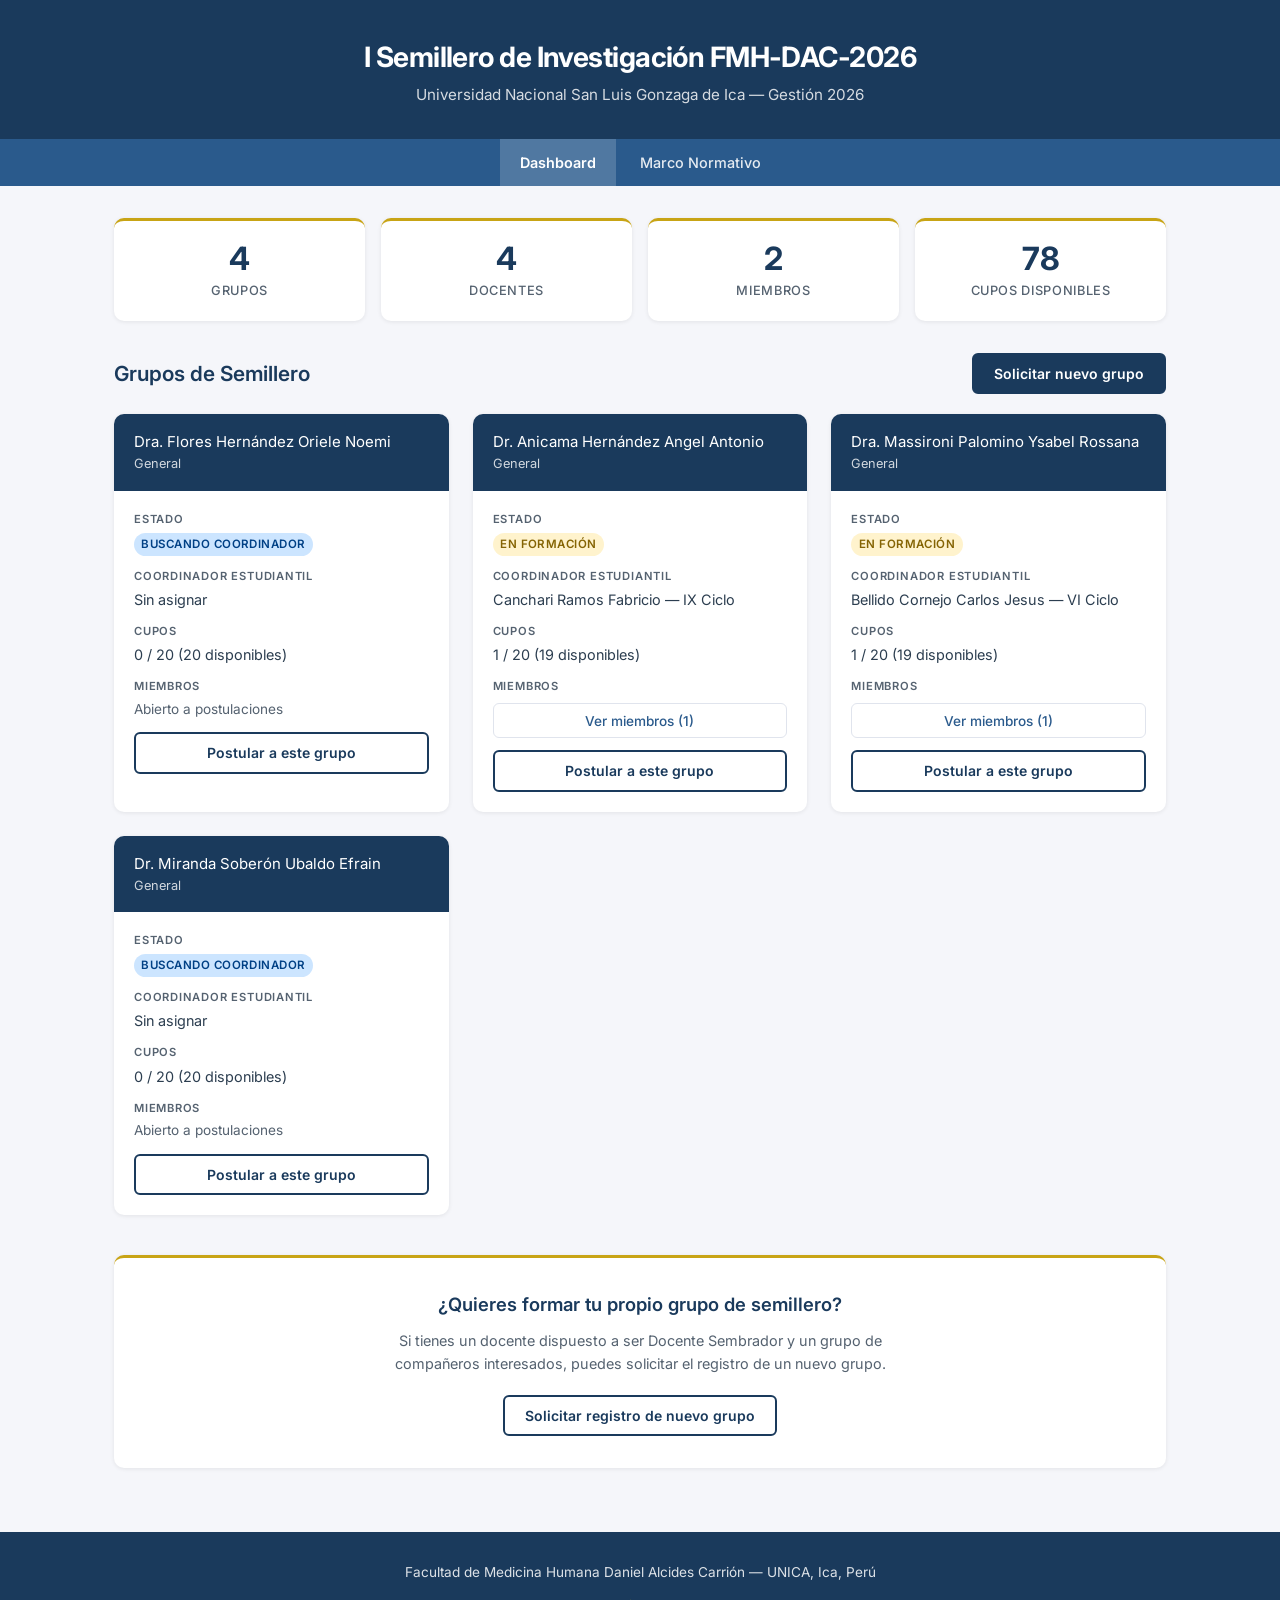
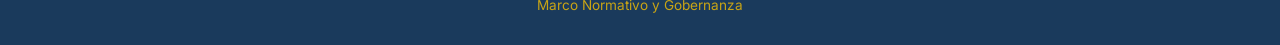
<file: index.html>
<!DOCTYPE html>
<html lang="es">
<head>
    <meta charset="UTF-8">
    <meta name="viewport" content="width=device-width, initial-scale=1.0">
    <title>Semilleros de Investigación — FMH-DAC-2026</title>
    <meta name="description" content="Grupos de semillero de investigación de la Facultad de Medicina Humana DAC, UNICA. Docentes, miembros y postulaciones en tiempo real.">
    <meta name="theme-color" content="#1a3a5c">
    <meta name="robots" content="index, follow">
    <meta name="referrer" content="strict-origin-when-cross-origin">
    <link rel="icon" href="data:image/svg+xml,<svg xmlns='http://www.w3.org/2000/svg' viewBox='0 0 100 100'><text y='.9em' font-size='90'>🔬</text></svg>">
    <link rel="canonical" href="https://claudiomedina17.github.io/semillero-fmh-dac-unica/">
    <meta property="og:type" content="website">
    <meta property="og:title" content="Semilleros de Investigación — FMH-DAC-2026">
    <meta property="og:description" content="Grupos de semillero de investigación de la FMH-DAC, UNICA. Docentes, miembros y postulaciones en tiempo real. Gestión 2026.">
    <meta property="og:url" content="https://claudiomedina17.github.io/semillero-fmh-dac-unica/">
    <meta property="og:locale" content="es_PE">
    <meta property="og:site_name" content="Semilleros FMH-DAC-2026">
    <meta name="twitter:card" content="summary">
    <meta name="twitter:title" content="Semilleros de Investigación — FMH-DAC-2026">
    <meta name="twitter:description" content="Dashboard público de los grupos de semillero. FMH-DAC, UNICA.">
    <link rel="preconnect" href="https://fonts.googleapis.com">
    <link rel="preconnect" href="https://fonts.gstatic.com" crossorigin>
    <link rel="stylesheet" href="https://fonts.googleapis.com/css2?family=Inter:wght@300;400;500;600;700&display=swap">
    <link rel="stylesheet" href="css/style.css">
</head>
<body>

<header class="site-header">
    <h1>I Semillero de Investigación FMH-DAC-2026</h1>
    <p class="subtitle">Universidad Nacional San Luis Gonzaga de Ica — Gestión 2026</p>
</header>

<nav class="site-nav">
    <a href="index.html" class="active">Dashboard</a>
    <a href="normativa.html">Marco Normativo</a>
</nav>

<main class="main">
    <div class="stats-bar" id="stats-bar">
        <div class="stat">
            <div class="number" id="stat-grupos">—</div>
            <div class="label">Grupos</div>
        </div>
        <div class="stat">
            <div class="number" id="stat-docentes">—</div>
            <div class="label">Docentes</div>
        </div>
        <div class="stat">
            <div class="number" id="stat-miembros">—</div>
            <div class="label">Miembros</div>
        </div>
        <div class="stat">
            <div class="number" id="stat-cupos">—</div>
            <div class="label">Cupos disponibles</div>
        </div>
    </div>

    <div class="section-header">
        <h2>Grupos de Semillero</h2>
        <a href="" id="btn-nuevo-grupo" class="btn btn-primary" target="_blank" rel="noopener noreferrer">Solicitar nuevo grupo</a>
    </div>

    <div id="groups-container" class="groups-grid">
        <div class="loading" role="status" aria-label="Cargando grupos de semillero">
            <div class="loading-spinner" aria-hidden="true"></div>
            <p>Cargando grupos...</p>
        </div>
        <noscript>
            <p style="text-align:center; padding:2rem; grid-column:1/-1;">
                Este sitio necesita JavaScript para mostrar los grupos. Por favor, actívalo en tu navegador.
            </p>
        </noscript>
    </div>

    <section class="cta-section">
        <h3>¿Quieres formar tu propio grupo de semillero?</h3>
        <p>Si tienes un docente dispuesto a ser Docente Sembrador y un grupo de compañeros interesados, puedes solicitar el registro de un nuevo grupo.</p>
        <a href="" id="btn-nuevo-grupo-footer" class="btn btn-outline" target="_blank" rel="noopener noreferrer">Solicitar registro de nuevo grupo</a>
    </section>
</main>

<footer class="site-footer">
    <p>Facultad de Medicina Humana Daniel Alcides Carrión — UNICA, Ica, Perú</p>
    <p style="margin-top: 0.5rem;"><a href="normativa.html">Marco Normativo y Gobernanza</a></p>
</footer>

<script src="js/config.js"></script>
<script src="js/csv-parser.js"></script>
<script src="js/app.js"></script>
</body>
</html>
</file>
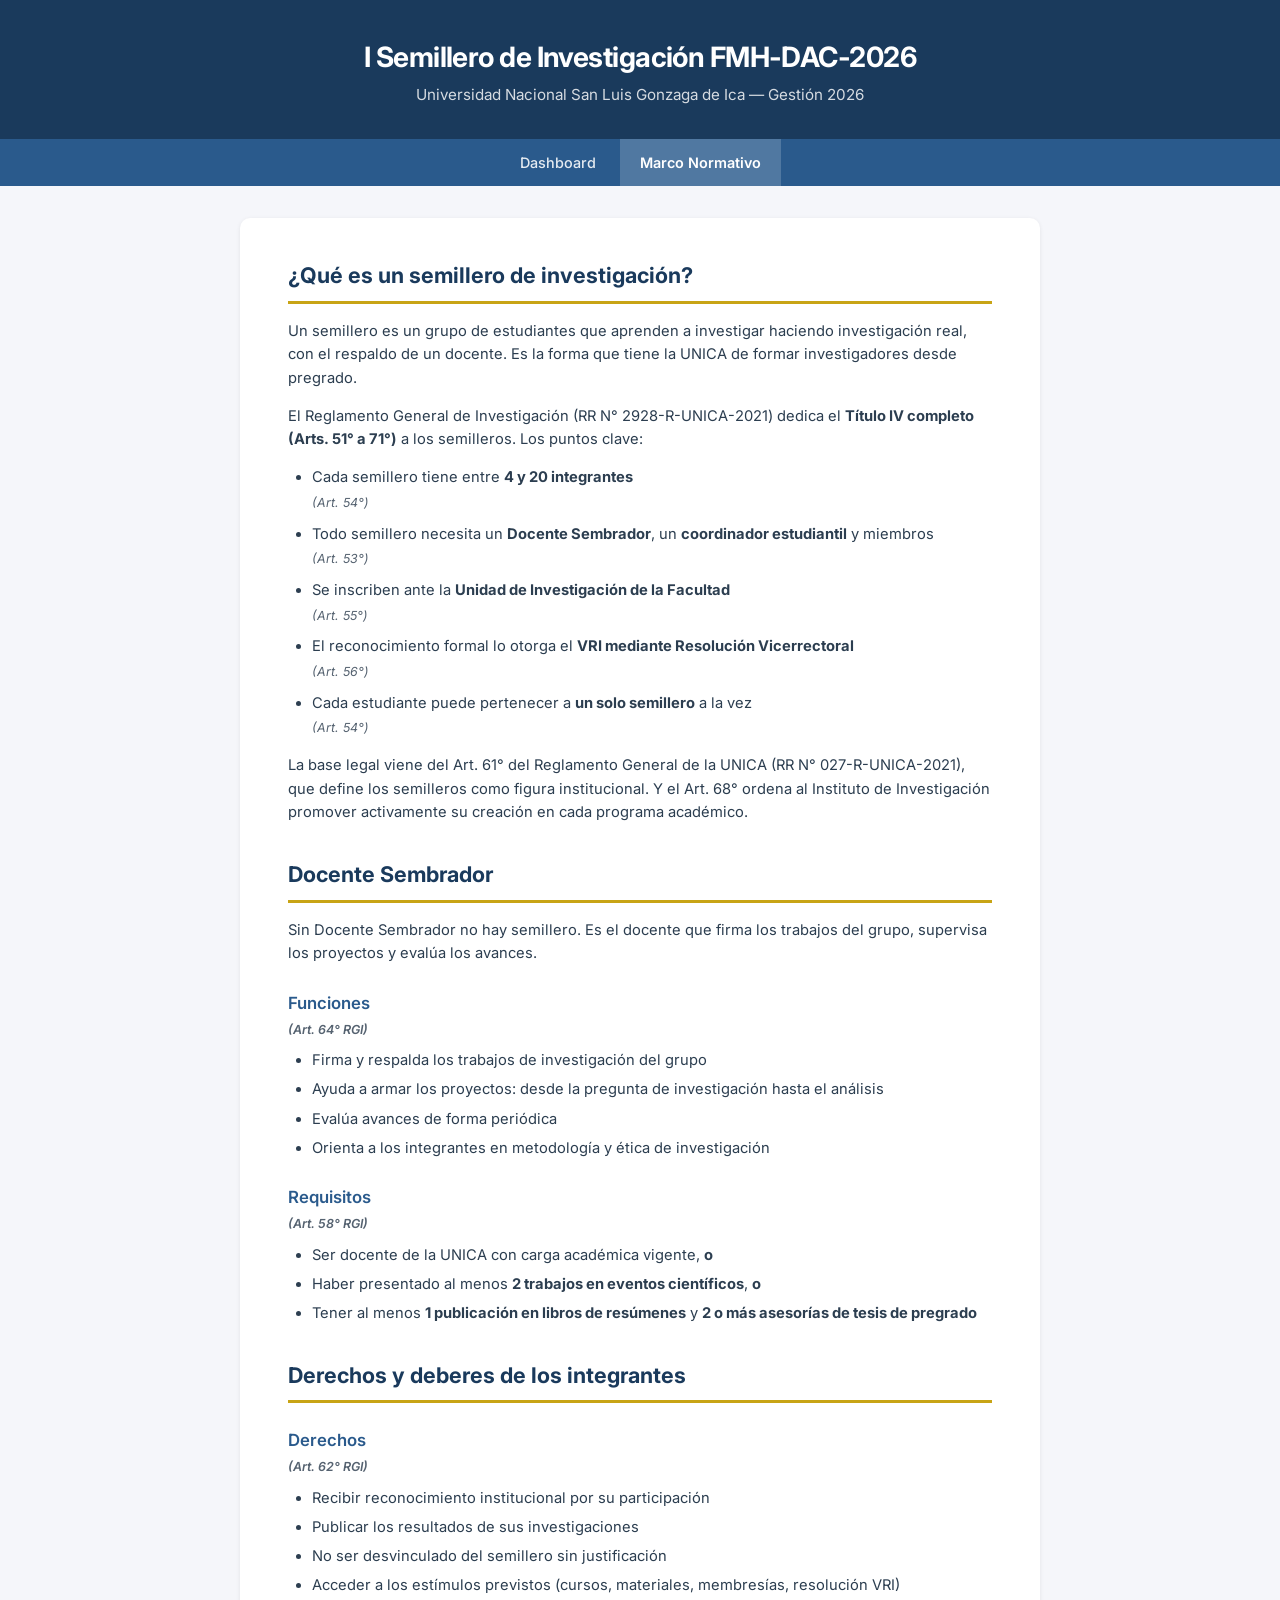
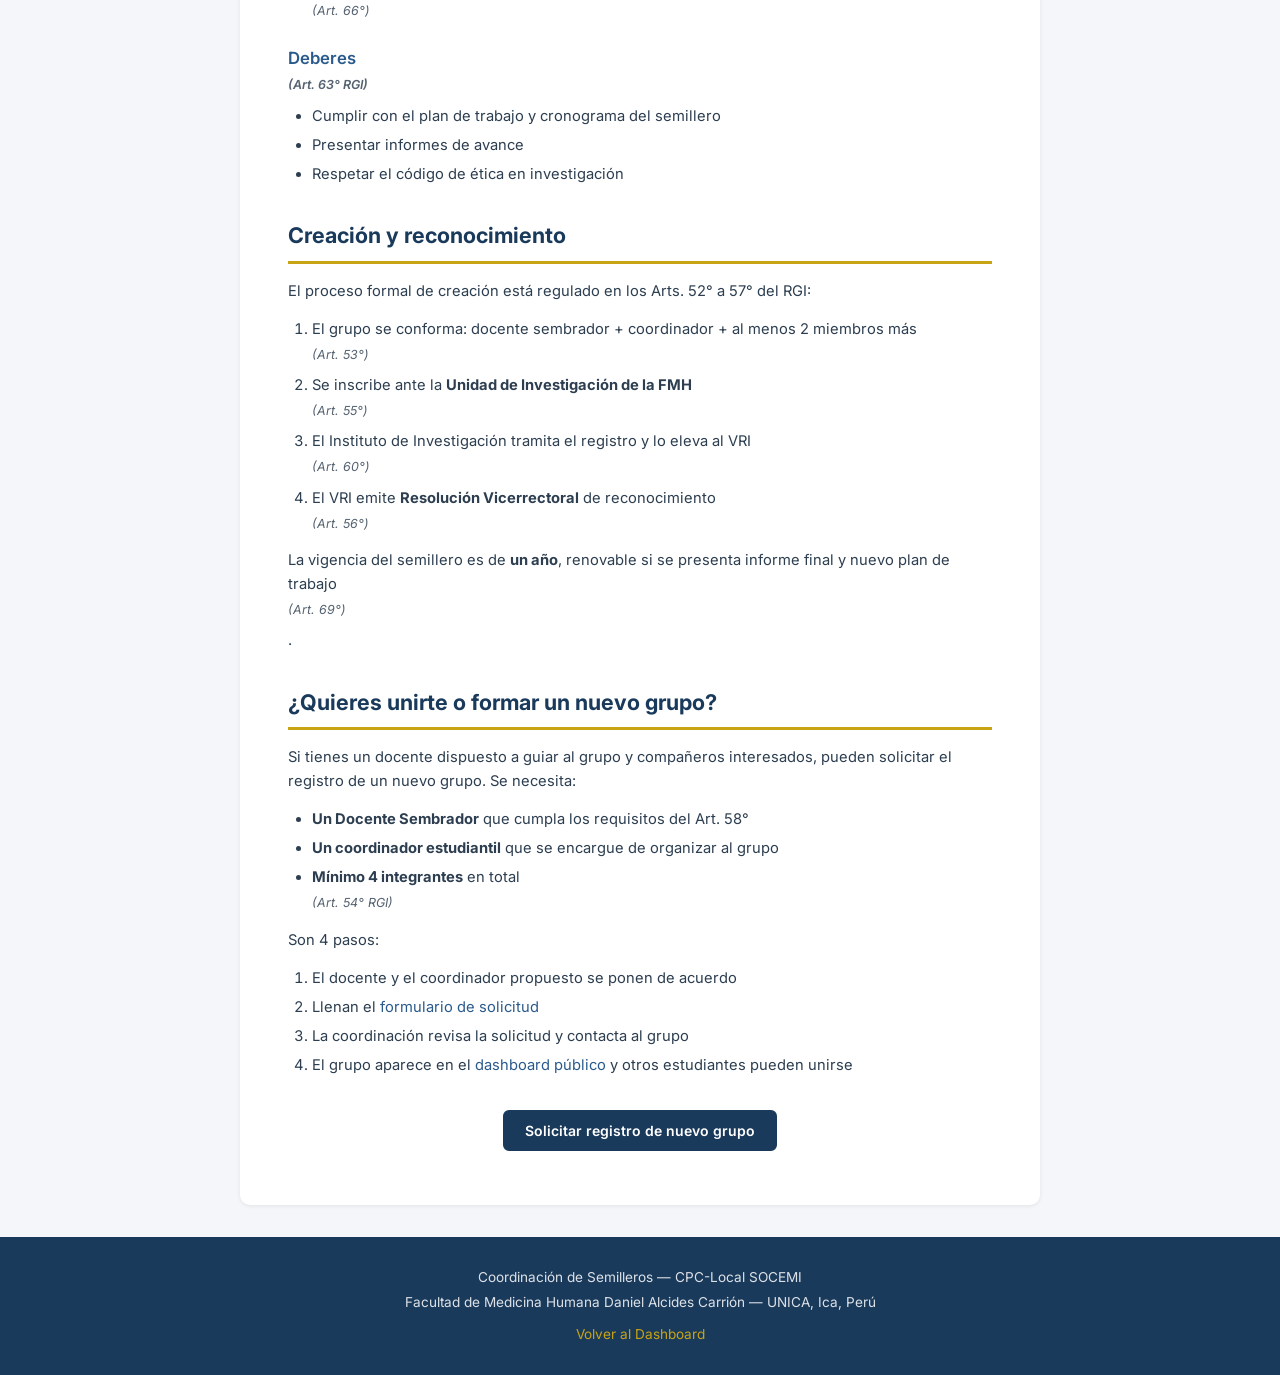
<file: normativa.html>
<!DOCTYPE html>
<html lang="es">
<head>
    <meta charset="UTF-8">
    <meta name="viewport" content="width=device-width, initial-scale=1.0">
    <title>Marco Normativo — Semilleros FMH-DAC-2026</title>
    <meta name="description" content="Marco normativo y gobernanza del semillero de investigación FMH-DAC-2026, UNICA.">
    <meta name="theme-color" content="#1a3a5c">
    <meta name="robots" content="index, follow">
    <link rel="icon" href="data:image/svg+xml,<svg xmlns='http://www.w3.org/2000/svg' viewBox='0 0 100 100'><text y='.9em' font-size='90'>🔬</text></svg>">
    <link rel="canonical" href="https://claudiomedina17.github.io/semillero-fmh-dac-unica/normativa.html">
    <meta property="og:type" content="website">
    <meta property="og:title" content="Marco Normativo — Semilleros FMH-DAC-SOCEMI">
    <meta property="og:description" content="Reglamento, gobernanza y requisitos del I Semillero de Investigación FMH-DAC, UNICA. Gestión 2026.">
    <meta property="og:url" content="https://claudiomedina17.github.io/semillero-fmh-dac-unica/normativa.html">
    <meta property="og:locale" content="es_PE">
    <meta property="og:site_name" content="Semilleros FMH-DAC-SOCEMI">
    <link rel="preconnect" href="https://fonts.googleapis.com">
    <link rel="preconnect" href="https://fonts.gstatic.com" crossorigin>
    <link rel="stylesheet" href="https://fonts.googleapis.com/css2?family=Inter:wght@300;400;500;600;700&display=swap">
    <link rel="stylesheet" href="css/style.css">
</head>
<body>

<header class="site-header">
    <h1>I Semillero de Investigación FMH-DAC-2026</h1>
    <p class="subtitle">Universidad Nacional San Luis Gonzaga de Ica — Gestión 2026</p>
</header>

<nav class="site-nav">
    <a href="index.html">Dashboard</a>
    <a href="normativa.html" class="active">Marco Normativo</a>
</nav>

<main class="main">
    <div class="normativa-content">

        <h2>¿Qué es un semillero de investigación?</h2>

        <p>Un semillero es un grupo de estudiantes que aprenden a investigar haciendo investigación real, con el respaldo de un docente. Es la forma que tiene la UNICA de formar investigadores desde pregrado.</p>

        <p>El Reglamento General de Investigación (RR N° 2928-R-UNICA-2021) dedica el <strong>Título IV completo (Arts. 51° a 71°)</strong> a los semilleros. Los puntos clave:</p>

        <ul>
            <li>Cada semillero tiene entre <strong>4 y 20 integrantes</strong> <span class="art-ref">(Art. 54°)</span></li>
            <li>Todo semillero necesita un <strong>Docente Sembrador</strong>, un <strong>coordinador estudiantil</strong> y miembros <span class="art-ref">(Art. 53°)</span></li>
            <li>Se inscriben ante la <strong>Unidad de Investigación de la Facultad</strong> <span class="art-ref">(Art. 55°)</span></li>
            <li>El reconocimiento formal lo otorga el <strong>VRI mediante Resolución Vicerrectoral</strong> <span class="art-ref">(Art. 56°)</span></li>
            <li>Cada estudiante puede pertenecer a <strong>un solo semillero</strong> a la vez <span class="art-ref">(Art. 54°)</span></li>
        </ul>

        <p>La base legal viene del Art. 61° del Reglamento General de la UNICA (RR N° 027-R-UNICA-2021), que define los semilleros como figura institucional. Y el Art. 68° ordena al Instituto de Investigación promover activamente su creación en cada programa académico.</p>

        <h2>Docente Sembrador</h2>

        <p>Sin Docente Sembrador no hay semillero. Es el docente que firma los trabajos del grupo, supervisa los proyectos y evalúa los avances.</p>

        <h3>Funciones <span class="art-ref">(Art. 64° RGI)</span></h3>
        <ul>
            <li>Firma y respalda los trabajos de investigación del grupo</li>
            <li>Ayuda a armar los proyectos: desde la pregunta de investigación hasta el análisis</li>
            <li>Evalúa avances de forma periódica</li>
            <li>Orienta a los integrantes en metodología y ética de investigación</li>
        </ul>

        <h3>Requisitos <span class="art-ref">(Art. 58° RGI)</span></h3>
        <ul>
            <li>Ser docente de la UNICA con carga académica vigente, <strong>o</strong></li>
            <li>Haber presentado al menos <strong>2 trabajos en eventos científicos</strong>, <strong>o</strong></li>
            <li>Tener al menos <strong>1 publicación en libros de resúmenes</strong> y <strong>2 o más asesorías de tesis de pregrado</strong></li>
        </ul>

        <h2>Derechos y deberes de los integrantes</h2>

        <h3>Derechos <span class="art-ref">(Art. 62° RGI)</span></h3>
        <ul>
            <li>Recibir reconocimiento institucional por su participación</li>
            <li>Publicar los resultados de sus investigaciones</li>
            <li>No ser desvinculado del semillero sin justificación</li>
            <li>Acceder a los estímulos previstos (cursos, materiales, membresías, resolución VRI) <span class="art-ref">(Art. 66°)</span></li>
        </ul>

        <h3>Deberes <span class="art-ref">(Art. 63° RGI)</span></h3>
        <ul>
            <li>Cumplir con el plan de trabajo y cronograma del semillero</li>
            <li>Presentar informes de avance</li>
            <li>Respetar el código de ética en investigación</li>
        </ul>

        <h2>Creación y reconocimiento</h2>

        <p>El proceso formal de creación está regulado en los Arts. 52° a 57° del RGI:</p>

        <ol>
            <li>El grupo se conforma: docente sembrador + coordinador + al menos 2 miembros más <span class="art-ref">(Art. 53°)</span></li>
            <li>Se inscribe ante la <strong>Unidad de Investigación de la FMH</strong> <span class="art-ref">(Art. 55°)</span></li>
            <li>El Instituto de Investigación tramita el registro y lo eleva al VRI <span class="art-ref">(Art. 60°)</span></li>
            <li>El VRI emite <strong>Resolución Vicerrectoral</strong> de reconocimiento <span class="art-ref">(Art. 56°)</span></li>
        </ol>

        <p>La vigencia del semillero es de <strong>un año</strong>, renovable si se presenta informe final y nuevo plan de trabajo <span class="art-ref">(Art. 69°)</span>.</p>

        <h2>¿Quieres unirte o formar un nuevo grupo?</h2>

        <p>Si tienes un docente dispuesto a guiar al grupo y compañeros interesados, pueden solicitar el registro de un nuevo grupo. Se necesita:</p>

        <ul>
            <li><strong>Un Docente Sembrador</strong> que cumpla los requisitos del Art. 58°</li>
            <li><strong>Un coordinador estudiantil</strong> que se encargue de organizar al grupo</li>
            <li><strong>Mínimo 4 integrantes</strong> en total <span class="art-ref">(Art. 54° RGI)</span></li>
        </ul>

        <p>Son 4 pasos:</p>

        <ol>
            <li>El docente y el coordinador propuesto se ponen de acuerdo</li>
            <li>Llenan el <a href="" id="link-form-nuevo" rel="noopener noreferrer">formulario de solicitud</a></li>
            <li>La coordinación revisa la solicitud y contacta al grupo</li>
            <li>El grupo aparece en el <a href="index.html">dashboard público</a> y otros estudiantes pueden unirse</li>
        </ol>

        <p style="margin-top: 2rem; text-align: center;">
            <a href="" id="btn-form-normativa" class="btn btn-primary">Solicitar registro de nuevo grupo</a>
        </p>

    </div>
</main>

<footer class="site-footer">
    <p>Coordinación de Semilleros — CPC-Local SOCEMI</p>
    <p>Facultad de Medicina Humana Daniel Alcides Carrión — UNICA, Ica, Perú</p>
    <p style="margin-top: 0.5rem;"><a href="index.html">Volver al Dashboard</a></p>
</footer>

<script src="js/config.js"></script>
<script>
    document.getElementById('link-form-nuevo').href = CONFIG.FORM_NUEVO_GRUPO;
    document.getElementById('btn-form-normativa').href = CONFIG.FORM_NUEVO_GRUPO;
</script>

</body>
</html>
</file>
<file: css/style.css>
/* Google Fonts loaded via <link> in HTML for performance */

/* ============================================================
   CSS Custom Properties
   ============================================================ */
:root {
    --color-primary:       #1a3a5c;
    --color-primary-light: #2a5a8c;
    --color-accent:        #c8a415;
    --color-bg:            #f5f6fa;
    --color-card:          #ffffff;
    --color-text:          #2c3e50;
    --color-text-muted:    #556270;
    --color-border:        #e0e4ed;
    --shadow-sm:           0 1px 4px rgba(0,0,0,0.08);
    --shadow-md:           0 4px 16px rgba(0,0,0,0.12);
    --shadow-hover:        0 8px 28px rgba(0,0,0,0.16);
    --radius:              10px;
    --transition:          0.2s ease;
}

/* ============================================================
   Reset & Base
   ============================================================ */
*, *::before, *::after {
    box-sizing: border-box;
    margin: 0;
    padding: 0;
}

html {
    scroll-behavior: smooth;
}

body {
    font-family: 'Inter', system-ui, -apple-system, sans-serif;
    background-color: var(--color-bg);
    color: var(--color-text);
    display: flex;
    flex-direction: column;
    min-height: 100vh;
    font-size: 15px;
    line-height: 1.6;
}

a {
    color: var(--color-primary-light);
    text-decoration: none;
}

a:hover {
    text-decoration: underline;
}

/* ============================================================
   Site Header
   ============================================================ */
.site-header {
    background-color: var(--color-primary);
    color: #ffffff;
    text-align: center;
    padding: 2.5rem 1.5rem 2rem;
}

.site-header h1 {
    font-size: 1.75rem;
    font-weight: 700;
    letter-spacing: -0.02em;
    line-height: 1.25;
    margin-bottom: 0.5rem;
}

.site-header .subtitle {
    font-size: 0.95rem;
    font-weight: 400;
    opacity: 0.82;
}

/* ============================================================
   Site Nav
   ============================================================ */
.site-nav {
    background-color: var(--color-primary-light);
    display: flex;
    justify-content: center;
    gap: 0.25rem;
    padding: 0 1rem;
}

.site-nav a {
    color: rgba(255,255,255,0.88);
    font-size: 0.9rem;
    font-weight: 500;
    padding: 0.75rem 1.25rem;
    border-radius: 0;
    transition: background var(--transition), color var(--transition);
    text-decoration: none;
}

.site-nav a:hover {
    background-color: rgba(255,255,255,0.12);
    color: #ffffff;
    text-decoration: none;
}

.site-nav a.active {
    background-color: rgba(255,255,255,0.18);
    color: #ffffff;
    font-weight: 600;
}

/* ============================================================
   Main Container
   ============================================================ */
.main {
    max-width: 1100px;
    width: 100%;
    margin: 0 auto;
    padding: 2rem 1.5rem;
    flex: 1;
}

/* ============================================================
   Stats Bar
   ============================================================ */
.stats-bar {
    display: flex;
    flex-direction: row;
    gap: 1rem;
    margin-bottom: 2rem;
}

.stat {
    flex: 1;
    background: var(--color-card);
    border-radius: var(--radius);
    box-shadow: var(--shadow-sm);
    padding: 1.25rem 1rem;
    text-align: center;
    border-top: 3px solid var(--color-accent);
}

.stat .number {
    font-size: 2rem;
    font-weight: 700;
    color: var(--color-primary);
    line-height: 1.1;
}

.stat .label {
    font-size: 0.8rem;
    font-weight: 500;
    color: var(--color-text-muted);
    text-transform: uppercase;
    letter-spacing: 0.05em;
    margin-top: 0.25rem;
}

/* ============================================================
   Section Header
   ============================================================ */
.section-header {
    display: flex;
    align-items: center;
    justify-content: space-between;
    margin-bottom: 1.25rem;
    gap: 1rem;
    flex-wrap: wrap;
}

.section-header h2 {
    font-size: 1.3rem;
    font-weight: 600;
    color: var(--color-primary);
}

/* ============================================================
   Groups Grid
   ============================================================ */
.groups-grid {
    display: grid;
    grid-template-columns: repeat(auto-fill, minmax(300px, 1fr));
    gap: 1.5rem;
    margin-bottom: 2.5rem;
}

/* ============================================================
   Group Card
   ============================================================ */
.group-card {
    background: var(--color-card);
    border-radius: var(--radius);
    box-shadow: var(--shadow-sm);
    overflow: hidden;
    transition: box-shadow var(--transition), transform var(--transition);
    display: flex;
    flex-direction: column;
}

.group-card:hover {
    box-shadow: var(--shadow-hover);
    transform: translateY(-2px);
}

.card-header {
    background-color: var(--color-primary);
    color: #ffffff;
    padding: 1rem 1.25rem;
}

.card-header .docente-name {
    font-size: 0.95rem;
    font-weight: 600;
    margin-bottom: 0.2rem;
}

.card-header .linea {
    font-size: 0.8rem;
    opacity: 0.8;
    font-weight: 400;
}

.card-body {
    padding: 1.25rem;
    flex: 1;
    display: flex;
    flex-direction: column;
    gap: 0.75rem;
}

.field-label {
    font-size: 0.7rem;
    font-weight: 600;
    text-transform: uppercase;
    letter-spacing: 0.07em;
    color: var(--color-text-muted);
    margin-bottom: 0.15rem;
}

.field-value {
    font-size: 0.9rem;
    color: var(--color-text);
}

/* ============================================================
   Badges
   ============================================================ */
.badge {
    display: inline-block;
    font-size: 0.72rem;
    font-weight: 600;
    padding: 0.2em 0.65em;
    border-radius: 99px;
    text-transform: uppercase;
    letter-spacing: 0.04em;
}

.badge-activo {
    background-color: #d4edda;
    color: #155724;
}

.badge-formacion {
    background-color: #fff3cd;
    color: #856404;
}

.badge-buscando {
    background-color: #cce5ff;
    color: #004085;
}

/* ============================================================
   Members Toggle
   ============================================================ */
.members-toggle {
    width: 100%;
    background: transparent;
    border: 1.5px solid var(--color-border);
    color: var(--color-primary-light);
    font-size: 0.85rem;
    font-weight: 500;
    padding: 0.55rem 1rem;
    border-radius: 6px;
    cursor: pointer;
    text-align: center;
    transition: background var(--transition), color var(--transition), border-color var(--transition);
    margin-top: 0.25rem;
    font-family: inherit;
}

.members-toggle:hover {
    background-color: var(--color-bg);
    border-color: var(--color-primary-light);
    color: var(--color-primary);
}

.members-list {
    display: none;
    margin-top: 0.5rem;
}

.members-list.open {
    display: block;
}

.member-row {
    display: flex;
    justify-content: space-between;
    align-items: center;
    padding: 0.4rem 0;
    border-bottom: 1px solid var(--color-border);
    font-size: 0.85rem;
}

.member-row:last-child {
    border-bottom: none;
}

.member-name {
    color: var(--color-text);
}

.member-ciclo {
    font-size: 0.75rem;
    color: var(--color-text-muted);
    white-space: nowrap;
    margin-left: 0.5rem;
}

/* ============================================================
   Buttons
   ============================================================ */
.btn {
    display: inline-block;
    font-family: inherit;
    font-size: 0.875rem;
    font-weight: 600;
    padding: 0.55rem 1.25rem;
    border-radius: 6px;
    cursor: pointer;
    text-align: center;
    text-decoration: none;
    transition: background var(--transition), color var(--transition),
                border-color var(--transition), box-shadow var(--transition);
    border: 2px solid transparent;
    line-height: 1.4;
}

.btn-primary {
    background-color: var(--color-primary);
    color: #ffffff;
    border-color: var(--color-primary);
}

.btn-primary:hover {
    background-color: var(--color-primary-light);
    border-color: var(--color-primary-light);
    color: #ffffff;
    text-decoration: none;
    box-shadow: var(--shadow-sm);
}

.btn-outline {
    background-color: transparent;
    color: var(--color-primary);
    border-color: var(--color-primary);
}

.btn-outline:hover {
    background-color: var(--color-primary);
    color: #ffffff;
    text-decoration: none;
}

.btn-card {
    width: 100%;
    display: block;
}

/* ============================================================
   CTA Section
   ============================================================ */
.cta-section {
    background: var(--color-card);
    border-radius: var(--radius);
    box-shadow: var(--shadow-sm);
    padding: 2rem 2.5rem;
    text-align: center;
    margin-top: 1rem;
    margin-bottom: 2rem;
    border-top: 3px solid var(--color-accent);
}

.cta-section h3 {
    font-size: 1.15rem;
    font-weight: 600;
    color: var(--color-primary);
    margin-bottom: 0.6rem;
}

.cta-section p {
    font-size: 0.9rem;
    color: var(--color-text-muted);
    margin-bottom: 1.25rem;
    max-width: 560px;
    margin-left: auto;
    margin-right: auto;
}

/* ============================================================
   Loading Spinner
   ============================================================ */
.loading {
    grid-column: 1 / -1;
    display: flex;
    flex-direction: column;
    align-items: center;
    justify-content: center;
    padding: 3rem 1rem;
    color: var(--color-text-muted);
    gap: 1rem;
}

.loading-spinner {
    width: 40px;
    height: 40px;
    border: 3px solid var(--color-border);
    border-top-color: var(--color-primary);
    border-radius: 50%;
    animation: spin 0.8s linear infinite;
}

@keyframes spin {
    to { transform: rotate(360deg); }
}

/* ============================================================
   Error Message
   ============================================================ */
.error-message {
    grid-column: 1 / -1;
    background-color: #fff5f5;
    border: 1.5px solid #fc8181;
    color: #c53030;
    border-radius: var(--radius);
    padding: 1.25rem 1.5rem;
    font-size: 0.9rem;
}

.error-message strong {
    display: block;
    margin-bottom: 0.25rem;
}

/* ============================================================
   Footer
   ============================================================ */
.site-footer {
    background-color: var(--color-primary);
    color: rgba(255,255,255,0.85);
    text-align: center;
    padding: 1.75rem 1.5rem;
    font-size: 0.85rem;
    line-height: 1.8;
    margin-top: auto;
}

.site-footer p {
    margin: 0;
}

.site-footer a {
    color: var(--color-accent);
    text-decoration: none;
}

.site-footer a:hover {
    text-decoration: underline;
}

/* ============================================================
   Normativa Page
   ============================================================ */
.normativa-content {
    background: var(--color-card);
    border-radius: var(--radius);
    box-shadow: var(--shadow-sm);
    max-width: 800px;
    margin: 0 auto;
    padding: 2.5rem 3rem;
}

.normativa-content h2 {
    font-size: 1.35rem;
    font-weight: 700;
    color: var(--color-primary);
    border-bottom: 3px solid var(--color-accent);
    padding-bottom: 0.5rem;
    margin-top: 2rem;
    margin-bottom: 1rem;
}

.normativa-content h2:first-child {
    margin-top: 0;
}

.normativa-content h3 {
    font-size: 1.05rem;
    font-weight: 600;
    color: var(--color-primary-light);
    margin-top: 1.5rem;
    margin-bottom: 0.6rem;
}

.normativa-content p {
    font-size: 0.92rem;
    color: var(--color-text);
    margin-bottom: 0.9rem;
}

.normativa-content ul,
.normativa-content ol {
    padding-left: 1.5rem;
    margin-bottom: 1rem;
}

.normativa-content li {
    font-size: 0.92rem;
    color: var(--color-text);
    margin-bottom: 0.35rem;
}

/* ============================================================
   Diagram Dual
   ============================================================ */
.diagram-dual {
    display: grid;
    grid-template-columns: 1fr 1fr;
    gap: 1rem;
    margin: 1.25rem 0;
}

.diagram-box-unica {
    background-color: #e8f0fe;
    border-left: 4px solid var(--color-primary);
    border-radius: 6px;
    padding: 1rem 1.25rem;
}

.diagram-box-socemi {
    background-color: #fffbea;
    border-left: 4px solid var(--color-accent);
    border-radius: 6px;
    padding: 1rem 1.25rem;
}

.diagram-box-unica strong,
.diagram-box-socemi strong {
    display: block;
    font-size: 0.85rem;
    font-weight: 700;
    text-transform: uppercase;
    letter-spacing: 0.04em;
    margin-bottom: 0.4rem;
    color: var(--color-primary);
}

/* ============================================================
   Art Ref
   ============================================================ */
.art-ref {
    display: block;
    font-size: 0.78rem;
    font-style: italic;
    color: var(--color-text-muted);
    margin-top: 0.2rem;
    margin-bottom: 0.6rem;
}

/* ============================================================
   Responsive — max-width: 768px
   ============================================================ */
@media (max-width: 768px) {
    .site-header {
        padding: 1.75rem 1rem 1.5rem;
    }

    .site-header h1 {
        font-size: 1.25rem;
    }

    .site-header .subtitle {
        font-size: 0.85rem;
    }

    .site-nav {
        gap: 0;
    }

    .site-nav a {
        padding: 0.65rem 0.9rem;
        font-size: 0.85rem;
    }

    .main {
        padding: 1.25rem 1rem;
    }

    /* Stacked stats */
    .stats-bar {
        flex-direction: column;
        gap: 0.75rem;
    }

    .stat {
        padding: 1rem;
    }

    .stat .number {
        font-size: 1.6rem;
    }

    /* Single column grid */
    .groups-grid {
        grid-template-columns: 1fr;
        gap: 1rem;
    }

    .section-header {
        flex-direction: column;
        align-items: flex-start;
    }

    .cta-section {
        padding: 1.5rem 1.25rem;
    }

    /* Stacked diagram */
    .diagram-dual {
        grid-template-columns: 1fr;
    }

    .normativa-content {
        padding: 1.5rem 1.25rem;
    }
}

/* ============================================================
   Focus States — Accesibilidad WCAG 2.1 AA
   ============================================================ */
:focus-visible {
    outline: 3px solid var(--color-accent);
    outline-offset: 2px;
}

.site-nav a:focus-visible {
    outline-color: #ffffff;
    background-color: rgba(255,255,255,0.18);
}

.btn:focus-visible {
    outline: 3px solid var(--color-accent);
    outline-offset: 2px;
    box-shadow: 0 0 0 5px rgba(200, 164, 21, 0.25);
}

.members-toggle:focus-visible {
    outline: 3px solid var(--color-primary-light);
    outline-offset: 2px;
}

/* ============================================================
   Print Styles
   ============================================================ */
@media print {
    .site-nav, .cta-section, .btn, .btn-card, .loading,
    .members-toggle, .site-footer, #btn-nuevo-grupo { display: none; }

    .site-header {
        background: none;
        color: #000;
        border-bottom: 2px solid #000;
        padding: 1rem 0;
    }

    .site-header .subtitle { color: #333; opacity: 1; }

    .group-card, .normativa-content, .stat {
        box-shadow: none;
        border: 1px solid #ccc;
    }

    .card-header {
        background: none;
        color: #000;
        border-bottom: 1px solid #ccc;
    }

    body { font-size: 12pt; }

    a[href]::after {
        content: " (" attr(href) ")";
        font-size: 0.8em;
        color: #666;
    }
}
</file>
